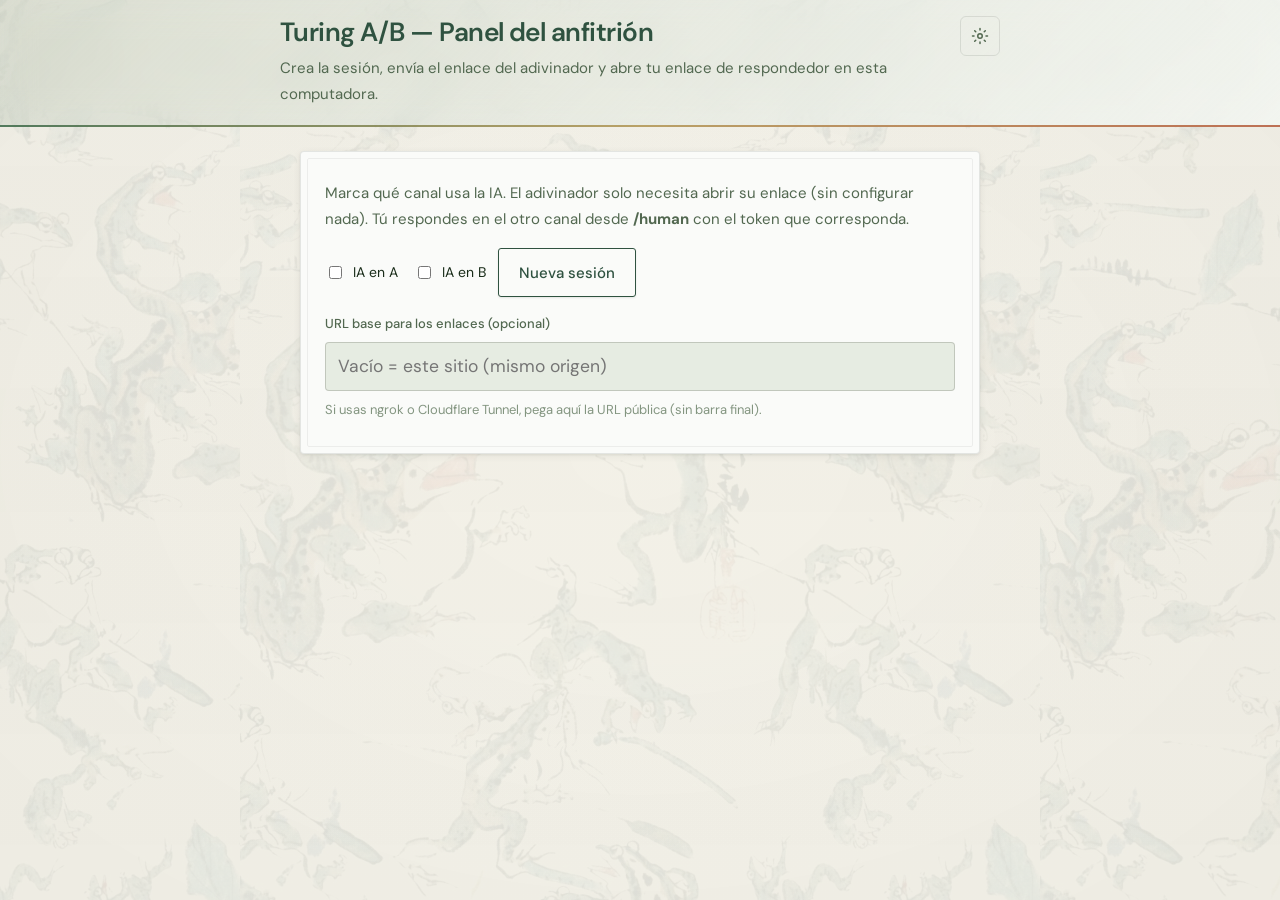
<file: static/index.html>
<!DOCTYPE html>
<html lang="es">
<head>
  <meta charset="utf-8" />
  <meta name="viewport" content="width=device-width, initial-scale=1" />
  <title>Turing A/B — Anfitrión</title>
  <link rel="preconnect" href="https://fonts.googleapis.com" />
  <link rel="preconnect" href="https://fonts.gstatic.com" crossorigin />
  <link
    href="https://fonts.googleapis.com/css2?family=DM+Sans:ital,opsz,wght@0,9..40,400;0,9..40,500;0,9..40,600;0,9..40,700;1,9..40,400&family=Noto+Sans+JP:wght@400;500;600&family=Noto+Serif+JP:wght@400;500&family=Shippori+Mincho:wght@400;500;600&display=swap"
    rel="stylesheet"
  />
  <link rel="stylesheet" href="/static/theme.css" />
</head>
<body class="turing-app turing-host">
  <header class="site-header">
    <div class="site-header__inner">
      <div class="site-header__titles">
        <h1>Turing A/B — Panel del anfitrión</h1>
        <p class="sub">Crea la sesión, envía el enlace del adivinador y abre tu enlace de respondedor en esta computadora.</p>
      </div>
      <button type="button" class="theme-toggle" id="theme-toggle" aria-label="Cambiar tema" title="Tema">
        <svg xmlns="http://www.w3.org/2000/svg" width="18" height="18" viewBox="0 0 24 24" fill="none" stroke="currentColor" stroke-width="2" stroke-linecap="round" aria-hidden="true">
          <circle cx="12" cy="12" r="3" />
          <path d="M12 2v2M12 20v2M4.93 4.93l1.41 1.41M17.66 17.66l1.41 1.41M2 12h2M20 12h2M4.93 19.07l1.41-1.41M17.66 6.34l1.41-1.41" />
        </svg>
      </button>
    </div>
  </header>
  <div class="site-wrap">
  <main class="site-main">
    <p id="err" class="err" hidden></p>

    <p class="setup-lead">
      Marca qué canal usa la IA. El adivinador solo necesita abrir su enlace (sin configurar nada).
      Tú respondes en el otro canal desde <strong>/human</strong> con el token que corresponda.
    </p>
    <div class="row" style="align-items: center;">
      <div class="checks">
        <label><input type="checkbox" id="aiA" /> IA en A</label>
        <label><input type="checkbox" id="aiB" /> IA en B</label>
      </div>
      <button type="button" id="btnNewSession">Nueva sesión</button>
    </div>
    <div class="field" style="margin-bottom: 0.5rem;">
      <label for="linkOrigin">URL base para los enlaces (opcional)</label>
      <input type="text" id="linkOrigin" placeholder="Vacío = este sitio (mismo origen)" />
    </div>
    <p class="hint">Si usas ngrok o Cloudflare Tunnel, pega aquí la URL pública (sin barra final).</p>

    <div id="sessionInfo" class="session-box" hidden></div>
  </main>
  </div>
  <script>
    const $ = (id) => document.getElementById(id);

    function linkOrigin() {
      const v = ($('linkOrigin').value || '').trim().replace(/\/$/, '');
      return v || window.location.origin;
    }

    async function copyText(text) {
      try {
        await navigator.clipboard.writeText(text);
        showErr('');
      } catch (_) {
        try {
          const ta = document.createElement('textarea');
          ta.value = text;
          ta.style.position = 'fixed';
          ta.style.left = '-9999px';
          document.body.appendChild(ta);
          ta.select();
          document.execCommand('copy');
          document.body.removeChild(ta);
          showErr('');
        } catch (e) {
          showErr('No se pudo copiar; copia el enlace a mano.');
        }
      }
    }

    function renderSessionLinks(data) {
      const origin = linkOrigin();
      const humanBase = origin + '/human?token=';
      const playBase = origin + '/play?t=';
      const urlGuesser = playBase + encodeURIComponent(data.guesser_token);
      const urlA = humanBase + encodeURIComponent(data.token_a);
      const urlB = humanBase + encodeURIComponent(data.token_b);
      const info = $('sessionInfo');
      info.hidden = false;
      info.replaceChildren();

      const sidDiv = document.createElement('div');
      const sidStrong = document.createElement('strong');
      sidStrong.textContent = 'session_id (referencia): ';
      sidDiv.appendChild(sidStrong);
      sidDiv.appendChild(document.createTextNode(data.session_id));
      info.appendChild(sidDiv);

      function addLinkRow(label, url, topMargin) {
        const h = document.createElement('div');
        h.style.marginTop = topMargin;
        const strong = document.createElement('strong');
        strong.textContent = label;
        h.appendChild(strong);
        info.appendChild(h);
        const row = document.createElement('div');
        row.className = 'link-row';
        const a = document.createElement('a');
        a.href = url;
        a.target = '_blank';
        a.rel = 'noopener';
        a.textContent = url;
        const btn = document.createElement('button');
        btn.type = 'button';
        btn.className = 'secondary copy-btn';
        btn.textContent = 'Copiar';
        btn.onclick = () => copyText(url);
        row.appendChild(a);
        row.appendChild(btn);
        info.appendChild(row);
      }

      const st = document.createElement('p');
      st.className = 'section-title';
      st.textContent = 'Enviar al adivinador';
      st.style.marginTop = '0.85rem';
      info.appendChild(st);
      addLinkRow('Enlace (solo abrir y chatear)', urlGuesser, '0.35rem');

      const needA = !data.ai_a;
      const needB = !data.ai_b;

      if (!needA && !needB) {
        const note = document.createElement('div');
        note.style.marginTop = '0.65rem';
        note.style.color = 'var(--text-muted)';
        note.textContent =
          'Los dos canales son IA: no necesitas enlace de humano. Cambia los checkboxes si vas a responder tú en un canal.';
        info.appendChild(note);
        return;
      }

      const sh = document.createElement('p');
      sh.className = 'section-title';
      sh.textContent = 'Abrir tú en esta computadora (respondedor)';
      info.appendChild(sh);

      let first = true;
      if (needA) {
        addLinkRow('Canal A (humano)', urlA, first ? '0.35rem' : '0.5rem');
        first = false;
      }
      if (needB) {
        addLinkRow('Canal B (humano)', urlB, first ? '0.35rem' : '0.5rem');
      }
    }

    function showErr(msg) {
      const el = $('err');
      if (!msg) { el.hidden = true; el.textContent = ''; return; }
      el.textContent = msg;
      el.hidden = false;
    }

    async function api(path, opts = {}) {
      const r = await fetch(path, {
        ...opts,
        headers: { 'Content-Type': 'application/json', ...(opts.headers || {}) },
      });
      const text = await r.text();
      let data = null;
      try { data = text ? JSON.parse(text) : null; } catch (_) {}
      if (!r.ok) {
        const d = (data && data.detail) ? (Array.isArray(data.detail) ? data.detail.map(x => x.msg).join('; ') : data.detail) : text;
        throw new Error(d || r.statusText);
      }
      return data;
    }

    $('btnNewSession').onclick = async () => {
      showErr('');
      $('btnNewSession').disabled = true;
      try {
        const data = await api('/session', {
          method: 'POST',
          body: JSON.stringify({ ai_a: $('aiA').checked, ai_b: $('aiB').checked }),
        });
        renderSessionLinks(data);
      } catch (e) {
        showErr(String(e.message || e));
      } finally {
        $('btnNewSession').disabled = false;
      }
    };
  </script>
  <script src="/static/assets/js/theme-switcher.js"></script>
</body>
</html>
</file>
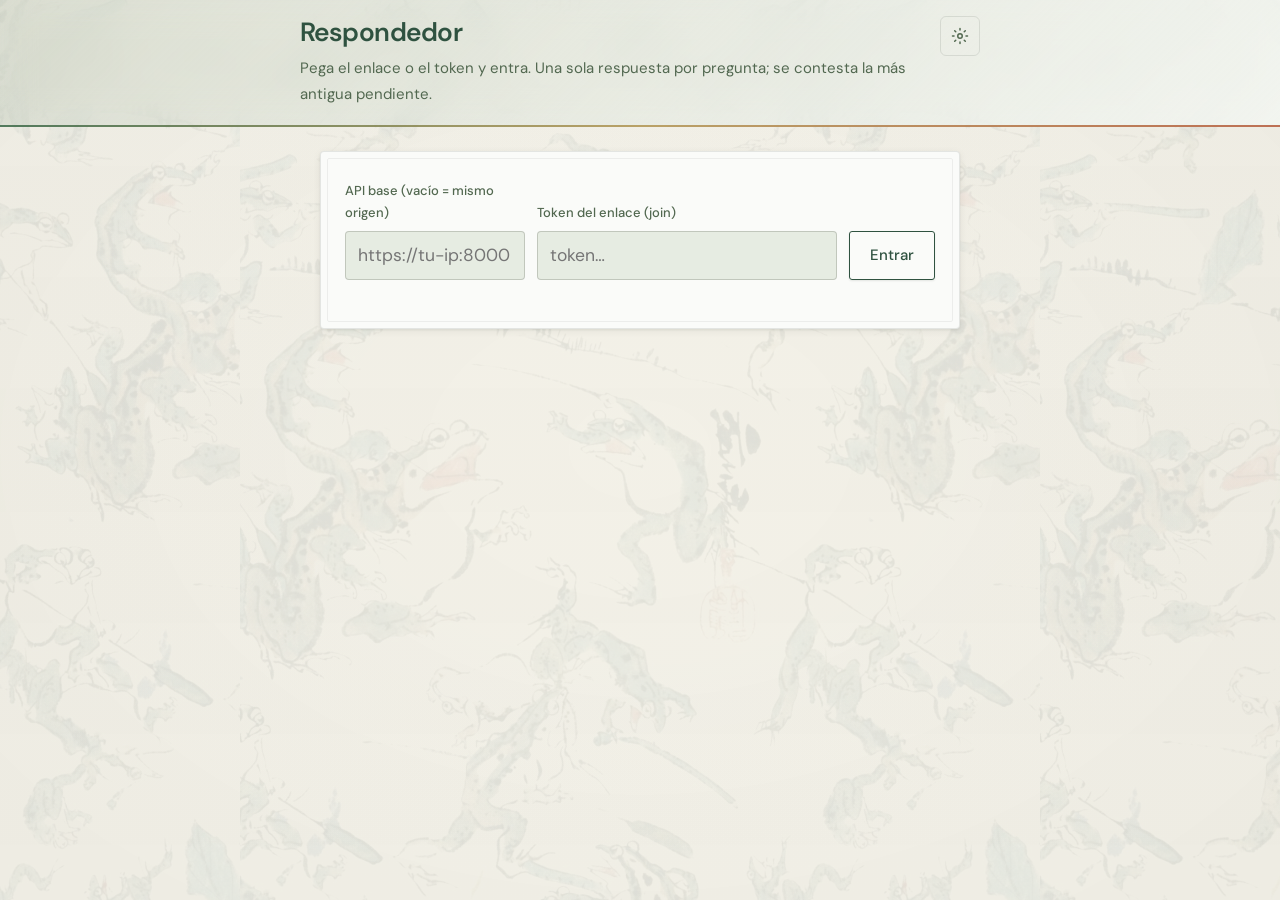
<file: static/human.html>
<!DOCTYPE html>
<html lang="es">
<head>
  <meta charset="utf-8" />
  <meta name="viewport" content="width=device-width, initial-scale=1" />
  <title>Turing A/B — Respondedor</title>
  <link rel="preconnect" href="https://fonts.googleapis.com" />
  <link rel="preconnect" href="https://fonts.gstatic.com" crossorigin />
  <link
    href="https://fonts.googleapis.com/css2?family=DM+Sans:ital,opsz,wght@0,9..40,400;0,9..40,500;0,9..40,600;0,9..40,700;1,9..40,400&family=Noto+Sans+JP:wght@400;500;600&family=Noto+Serif+JP:wght@400;500&family=Shippori+Mincho:wght@400;500;600&display=swap"
    rel="stylesheet"
  />
  <link rel="stylesheet" href="/static/theme.css" />
</head>
<body class="turing-app turing-human">
  <header class="site-header">
    <div class="site-header__inner">
      <div class="site-header__titles">
        <h1>Respondedor</h1>
        <span class="badge" id="status">Pega el enlace o el token y entra. Una sola respuesta por pregunta; se contesta la más antigua pendiente.</span>
      </div>
      <button type="button" class="theme-toggle" id="theme-toggle" aria-label="Cambiar tema" title="Tema">
        <svg xmlns="http://www.w3.org/2000/svg" width="18" height="18" viewBox="0 0 24 24" fill="none" stroke="currentColor" stroke-width="2" stroke-linecap="round" aria-hidden="true">
          <circle cx="12" cy="12" r="3" />
          <path d="M12 2v2M12 20v2M4.93 4.93l1.41 1.41M17.66 17.66l1.41 1.41M2 12h2M20 12h2M4.93 19.07l1.41-1.41M17.66 6.34l1.41-1.41" />
        </svg>
      </button>
    </div>
  </header>
  <div class="site-wrap">
  <main class="site-main">
    <div class="row" id="joinRow">
      <div class="field">
        <label for="apiBase">API base (vacío = mismo origen)</label>
        <input type="text" id="apiBase" placeholder="https://tu-ip:8000" />
      </div>
      <div class="field" style="flex:2">
        <label for="joinToken">Token del enlace (join)</label>
        <input type="text" id="joinToken" placeholder="token…" autocomplete="off" />
      </div>
      <button type="button" id="btnJoin">Entrar</button>
    </div>
    <p id="err" class="err" hidden></p>

    <div id="chatPanel" hidden>
      <div class="msgs" id="msgs"></div>
      <label for="reply">Tu respuesta</label>
      <textarea id="reply" placeholder="Escribe y envía…"></textarea>
      <div class="row" style="margin-top:0.5rem">
        <button type="button" id="btnSend">Enviar respuesta</button>
      </div>
    </div>
  </main>
  </div>
  <script>
    const $ = (id) => document.getElementById(id);
    const apiBase = () => ($('apiBase').value || '').replace(/\/$/, '');

    let sessionId = null;
    let channel = null;
    let responderToken = null;
    let lastId = 0;
    let pollTimer = null;

    const params = new URLSearchParams(window.location.search);
    const tokenFromUrl = params.get('token');
    if (tokenFromUrl) $('joinToken').value = tokenFromUrl;

    function showErr(msg) {
      const el = $('err');
      if (!msg) { el.hidden = true; el.textContent = ''; return; }
      el.textContent = msg;
      el.hidden = false;
    }

    async function api(path, opts = {}) {
      const url = (apiBase() || '') + path;
      const r = await fetch(url, {
        ...opts,
        headers: { 'Content-Type': 'application/json', ...(opts.headers || {}) },
      });
      const text = await r.text();
      let data = null;
      try { data = text ? JSON.parse(text) : null; } catch (_) {}
      if (!r.ok) {
        const d = (data && data.detail) ? (Array.isArray(data.detail) ? data.detail.map(x => x.msg).join('; ') : data.detail) : text;
        throw new Error(d || r.statusText);
      }
      return data;
    }

    function esc(s) {
      return s.replace(/&/g,'&amp;').replace(/</g,'&lt;').replace(/>/g,'&gt;');
    }

    function appendMessage(m) {
      const box = $('msgs');
      const role = m.role === 'guesser' ? 'Adivinador' : 'Tú';
      const cls = m.role === 'guesser' ? 'guesser' : 'responder';
      const div = document.createElement('div');
      div.className = 'bubble ' + cls;
      div.innerHTML = '<div class="meta">' + role + '</div>' + esc(m.content);
      box.appendChild(div);
      box.scrollTop = box.scrollHeight;
    }

    async function poll() {
      if (!sessionId || !channel) return;
      const q = `/messages?session_id=${encodeURIComponent(sessionId)}&channel=${channel}&since_id=${lastId}`;
      try {
        const list = await api(q);
        for (const m of list) {
          appendMessage(m);
          lastId = m.id;
        }
      } catch (e) {
        showErr(String(e.message || e));
      }
    }

    function startPoll() {
      if (pollTimer) clearInterval(pollTimer);
      pollTimer = setInterval(poll, 1500);
      poll();
    }

    $('btnJoin').onclick = async () => {
      showErr('');
      const tok = $('joinToken').value.trim();
      if (!tok) { showErr('Falta el token'); return; }
      try {
        const data = await api('/human/join', {
          method: 'POST',
          body: JSON.stringify({ token: tok }),
        });
        sessionId = data.session_id;
        channel = data.channel;
        responderToken = data.responder_token;
        lastId = 0;
        $('msgs').innerHTML = '';
        $('status').textContent = 'Canal ' + channel + ' · session ' + sessionId.slice(0, 8) + '…';
        $('joinRow').hidden = true;
        $('chatPanel').hidden = false;
        startPoll();
      } catch (e) {
        showErr(String(e.message || e));
      }
    };

    $('btnSend').onclick = async () => {
      const text = $('reply').value.trim();
      if (!responderToken || !text) return;
      showErr('');
      try {
        await api('/human/reply', {
          method: 'POST',
          body: JSON.stringify({ responder_token: responderToken, content: text }),
        });
        $('reply').value = '';
        await poll();
      } catch (e) {
        showErr(String(e.message || e));
      }
    };
  </script>
  <script src="/static/assets/js/theme-switcher.js"></script>
</body>
</html>
</file>
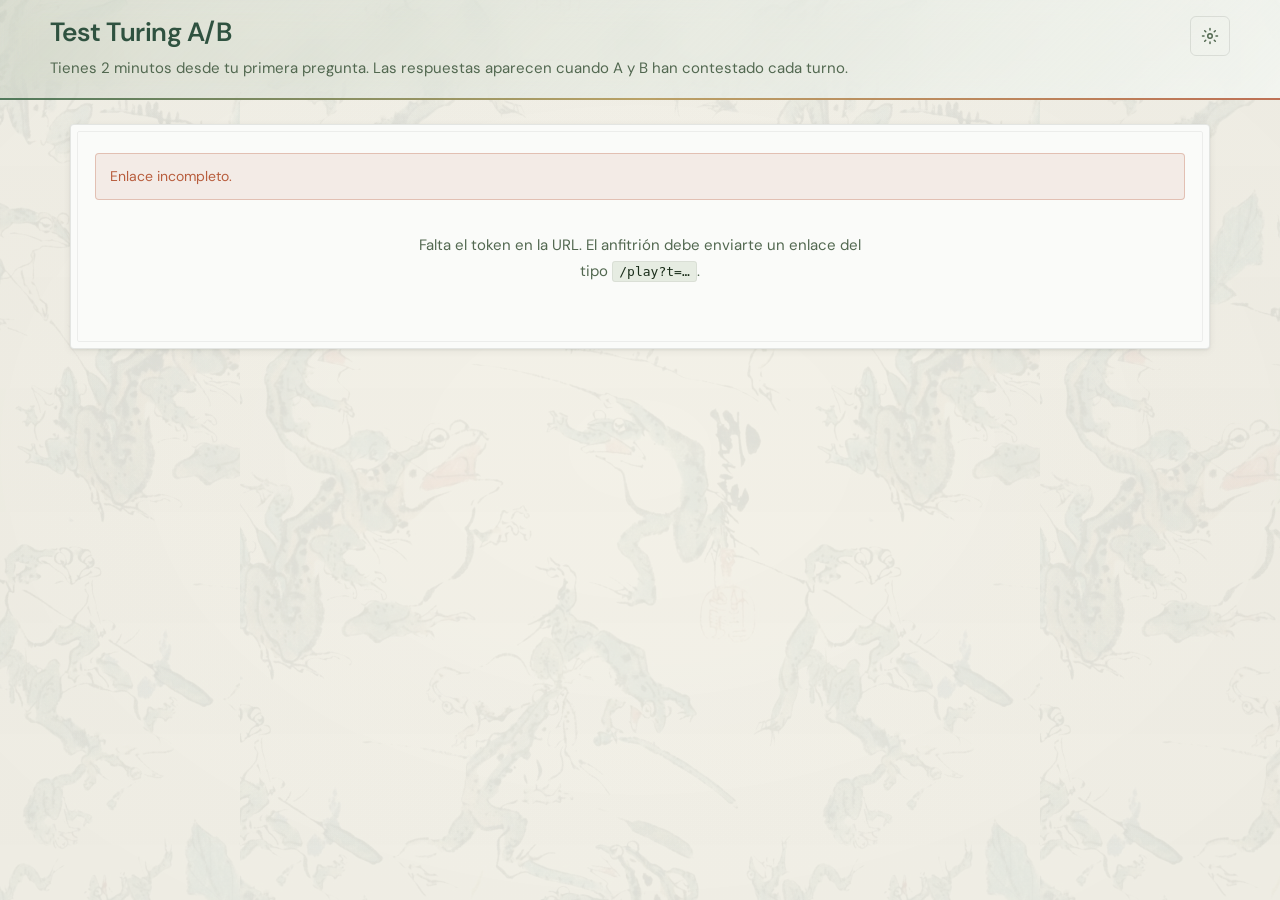
<file: static/play.html>
<!DOCTYPE html>
<html lang="es">
<head>
  <meta charset="utf-8" />
  <meta name="viewport" content="width=device-width, initial-scale=1" />
  <title>Turing A/B — Adivinador</title>
  <link rel="preconnect" href="https://fonts.googleapis.com" />
  <link rel="preconnect" href="https://fonts.gstatic.com" crossorigin />
  <link
    href="https://fonts.googleapis.com/css2?family=DM+Sans:ital,opsz,wght@0,9..40,400;0,9..40,500;0,9..40,600;0,9..40,700;1,9..40,400&family=Noto+Sans+JP:wght@400;500;600&family=Noto+Serif+JP:wght@400;500&family=Shippori+Mincho:wght@400;500;600&display=swap"
    rel="stylesheet"
  />
  <link rel="stylesheet" href="/static/theme.css" />
</head>
<body class="turing-app turing-play">
  <header class="site-header">
    <div class="site-header__inner">
      <div class="site-header__titles">
        <h1>Test Turing A/B</h1>
        <p class="sub">Tienes 2 minutos desde tu primera pregunta. Las respuestas aparecen cuando A y B han contestado cada turno.</p>
      </div>
      <button type="button" class="theme-toggle" id="theme-toggle" aria-label="Cambiar tema" title="Tema">
        <svg xmlns="http://www.w3.org/2000/svg" width="18" height="18" viewBox="0 0 24 24" fill="none" stroke="currentColor" stroke-width="2" stroke-linecap="round" aria-hidden="true">
          <circle cx="12" cy="12" r="3" />
          <path d="M12 2v2M12 20v2M4.93 4.93l1.41 1.41M17.66 17.66l1.41 1.41M2 12h2M20 12h2M4.93 19.07l1.41-1.41M17.66 6.34l1.41-1.41" />
        </svg>
      </button>
    </div>
  </header>
  <div class="site-wrap">
  <main class="site-main">
    <p id="err" class="err" hidden></p>

    <section id="viewGate" class="view active">
      <div class="gate">
        <p id="gateMsg">Comprobando enlace…</p>
      </div>
    </section>

    <section id="viewChat" class="view">
      <div id="timerBar" class="timer-bar">Sincronizando…</div>

      <div class="chats">
        <div class="chat">
          <h2>Conversación A</h2>
          <div class="msgs" id="msgsA"></div>
        </div>
        <div class="chat">
          <h2>Conversación B</h2>
          <div class="msgs" id="msgsB"></div>
        </div>
      </div>

      <div id="composerRow" class="row">
        <div class="field" style="flex: 2;">
          <label for="msg">Tu mensaje (se envía a A y B)</label>
          <textarea id="msg" placeholder="Escribe tu mensaje…"></textarea>
        </div>
        <button type="button" id="btnSend" disabled>Enviar</button>
      </div>

      <div id="pickPanel" class="pick-panel" hidden aria-live="polite">
        <h2 class="pick-title">¿En qué conversación crees que está la IA?</h2>
        <div class="pick-actions">
          <button type="button" class="secondary" id="pickAIinA">La IA está en A</button>
          <button type="button" class="secondary" id="pickAIinB">La IA está en B</button>
        </div>
      </div>
    </section>

    <section id="viewResult" class="view-fullscreen" aria-live="polite">
      <div id="resultBox" class="result-screen">
        <h2 id="resultTitle"></h2>
        <p id="resultDetail"></p>
      </div>
    </section>
  </main>
  </div>
  <script>
    const $ = (id) => document.getElementById(id);

    const params = new URLSearchParams(window.location.search);
    const guesserToken = (params.get('t') || params.get('token') || '').trim();

    let sessionId = null;
    let lastA = 0, lastB = 0;
    let pollTimer = null;
    let statusTimer = null;
    let serverSkewMs = 0;
    const seenMessageIds = new Set();
    let pollBusy = false;

    function showView(name) {
      $('viewGate').classList.toggle('active', name === 'gate');
      const chatOn = name === 'chat' || name === 'pick';
      $('viewChat').classList.toggle('active', chatOn);
      $('viewChat').classList.toggle('pick-open', name === 'pick');
      $('viewResult').classList.toggle('active', name === 'result');
      const pickPanel = $('pickPanel');
      if (pickPanel) {
        pickPanel.hidden = name !== 'pick';
      }
      const composer = $('composerRow');
      if (composer) {
        composer.hidden = name === 'pick';
      }
    }

    function showErr(msg) {
      const el = $('err');
      if (!msg) { el.hidden = true; el.textContent = ''; return; }
      el.textContent = msg;
      el.hidden = false;
    }

    async function api(path, opts = {}) {
      const r = await fetch(path, {
        ...opts,
        headers: { 'Content-Type': 'application/json', ...(opts.headers || {}) },
      });
      const text = await r.text();
      let data = null;
      try { data = text ? JSON.parse(text) : null; } catch (_) {}
      if (!r.ok) {
        const d = (data && data.detail) ? (Array.isArray(data.detail) ? data.detail.map(x => x.msg).join('; ') : data.detail) : text;
        throw new Error(d || r.statusText);
      }
      return data;
    }

    function esc(s) {
      return s.replace(/&/g,'&amp;').replace(/</g,'&lt;').replace(/>/g,'&gt;');
    }

    function appendMessage(container, m) {
      if (seenMessageIds.has(m.id)) return;
      seenMessageIds.add(m.id);
      const role = m.role === 'guesser' ? 'Tú' : 'Respuesta';
      const cls = m.role === 'guesser' ? 'guesser' : 'responder';
      const div = document.createElement('div');
      div.className = 'bubble ' + cls;
      div.dataset.msgId = String(m.id);
      div.innerHTML = '<div class="meta">' + role + '</div>' + esc(m.content);
      container.appendChild(div);
      container.scrollTop = container.scrollHeight;
    }

    function applyStatus(st) {
      serverSkewMs = Date.parse(st.server_now) - Date.now();
      const bar = $('timerBar');
      bar.hidden = false;
      bar.classList.remove('done');

      if (!st.guess_unlock_at) {
        bar.innerHTML =
          'El temporizador de <strong>2 minutos</strong> empieza cuando envíes tu <strong>primera pregunta</strong>.';
        $('btnSend').disabled = false;
        return;
      }

      const unlockMs = Date.parse(st.guess_unlock_at);
      const now = Date.now() + serverSkewMs;
      const left = Math.max(0, unlockMs - now);
      if (left > 0) {
        const sec = Math.ceil(left / 1000);
        const m = Math.floor(sec / 60);
        const s = sec % 60;
        bar.innerHTML =
          'Tiempo restante: <strong>' + m + ':' + String(s).padStart(2, '0') + '</strong>. ' +
          'Las respuestas se muestran cuando <strong>ambos</strong> canales han contestado.';
        $('btnSend').disabled = false;
      } else {
        bar.classList.add('done');
        bar.innerHTML = '<strong>Tiempo agotado.</strong> Elige en qué conversación está la IA.';
        $('btnSend').disabled = true;
        stopPoll();
        showView('pick');
        const pp = $('pickPanel');
        if (pp) requestAnimationFrame(() => pp.scrollIntoView({ behavior: 'smooth', block: 'nearest' }));
      }
    }

    async function pollStatus() {
      if (!sessionId) return;
      try {
        const st = await api(`/session/status?session_id=${encodeURIComponent(sessionId)}`);
        if (st.guess_submitted) {
          stopPoll();
          return;
        }
        applyStatus(st);
      } catch (e) {
        showErr(String(e.message || e));
      }
    }

    function stopPoll() {
      if (pollTimer) clearInterval(pollTimer);
      if (statusTimer) clearInterval(statusTimer);
      pollTimer = null;
      statusTimer = null;
    }

    async function poll() {
      if (!sessionId || pollBusy) return;
      pollBusy = true;
      const base = `/messages?session_id=${encodeURIComponent(sessionId)}&guesser_sync=true`;
      try {
        const [aNew, bNew] = await Promise.all([
          api(`${base}&channel=A&since_id=${lastA}`),
          api(`${base}&channel=B&since_id=${lastB}`),
        ]);
        const boxA = $('msgsA');
        const boxB = $('msgsB');
        for (const m of aNew) {
          appendMessage(boxA, m);
          lastA = m.id;
        }
        for (const m of bNew) {
          appendMessage(boxB, m);
          lastB = m.id;
        }
      } catch (e) {
        showErr(String(e.message || e));
      } finally {
        pollBusy = false;
      }
    }

    function startPoll() {
      stopPoll();
      pollTimer = setInterval(poll, 1500);
      statusTimer = setInterval(pollStatus, 1000);
      poll();
      pollStatus();
    }

    function showResult(res) {
      const box = $('resultBox');
      const title = $('resultTitle');
      const detail = $('resultDetail');
      box.classList.remove('ok', 'bad', 'neutral');
      if (res.scored) {
        if (res.was_correct) {
          box.classList.add('ok');
          title.textContent = 'Correcto';
          detail.textContent = 'Tu elección coincide con la configuración de esta sesión.';
        } else {
          box.classList.add('bad');
          title.textContent = 'Incorrecto';
          detail.textContent = 'No era la opción correcta para esta ronda.';
        }
      } else {
        box.classList.add('neutral');
        title.textContent = 'Elección registrada';
        detail.textContent = 'En esta sesión no hay puntuación de acierto (por ejemplo, dos modelos o dos humanos sin criterio único).';
      }
      showView('result');
    }

    async function sendGuess(thinkAiIn) {
      if (!sessionId) return;
      showErr('');
      try {
        const res = await api('/guess', {
          method: 'POST',
          body: JSON.stringify({ session_id: sessionId, think_ai_in: thinkAiIn }),
        });
        stopPoll();
        $('pickAIinA').disabled = true;
        $('pickAIinB').disabled = true;
        showResult(res);
      } catch (e) {
        showErr(String(e.message || e));
        $('pickAIinA').disabled = false;
        $('pickAIinB').disabled = false;
      }
    }

    $('pickAIinA').onclick = () => sendGuess('A');
    $('pickAIinB').onclick = () => sendGuess('B');

    $('btnSend').onclick = async () => {
      const text = $('msg').value.trim();
      if (!sessionId || !text) return;
      const btn = $('btnSend');
      if (btn.disabled) return;
      showErr('');
      btn.disabled = true;
      try {
        await api('/message', {
          method: 'POST',
          body: JSON.stringify({ session_id: sessionId, content: text }),
        });
        $('msg').value = '';
        await poll();
        await pollStatus();
      } catch (e) {
        showErr(String(e.message || e));
      } finally {
        if (!$('timerBar').classList.contains('done')) btn.disabled = false;
      }
    };

    (async function boot() {
      if (!guesserToken) {
        $('gateMsg').innerHTML =
          'Falta el token en la URL. El anfitrión debe enviarte un enlace del tipo ' +
          '<code>/play?t=…</code>.';
        showErr('Enlace incompleto.');
        return;
      }
      try {
        const res = await api(
          '/session/resolve-guesser?token=' + encodeURIComponent(guesserToken)
        );
        sessionId = res.session_id;
        showErr('');
        $('gateMsg').textContent = '';
        showView('chat');
        $('timerBar').hidden = false;
        startPoll();
      } catch (e) {
        $('gateMsg').textContent = String(e.message || e);
        showErr(String(e.message || e));
      }
    })();
  </script>
  <script src="/static/assets/js/theme-switcher.js"></script>
</body>
</html>
</file>
<file: static/theme.css>
/*
  Turing A/B — tema de interfaz (fuentes PT Sans, fondos, variables CSS).
  Assets: /static/assets/
*/

@font-face {
  font-family: "PT Sans";
  src: local("PT Sans"), local("PTSans-Regular"),
    url("/static/assets/fonts/PTSans-Regular.woff") format("woff");
  font-weight: normal;
  font-style: normal;
  font-display: swap;
}

@font-face {
  font-family: "PT Sans";
  src: local("PT Sans Bold"), local("PTSans-Bold"),
    url("/static/assets/fonts/PTSans-Bold.woff") format("woff");
  font-weight: bold;
  font-style: normal;
  font-display: swap;
}

/* Variables de tema (por defecto: forest) */
:root {
  --bg-paper: #f5f7f4;
  --bg-primary: #f2f5f0;
  --bg-secondary: #e6ece2;
  --bg-elevated: #fafbf9;
  --bg-accent: #d9e3d4;
  --bg-overlay: rgba(242, 245, 240, 0.92);

  --text-primary: #1a2d1a;
  --text-secondary: #2d3d2a;
  --text-tertiary: #526850;
  --text-muted: #839580;

  --accent-indigo: #2f5240;
  --accent-vermillion: #b85d3d;
  --accent-moss: #3d6b4a;
  --accent-gold: #b59855;
  --accent-deep: #1a3020;

  --accent-primary: var(--accent-indigo);
  --accent-secondary: var(--accent-vermillion);
  --accent-tertiary: var(--accent-moss);

  --border-light: rgba(22, 29, 20, 0.06);
  --border-subtle: rgba(22, 29, 20, 0.1);
  --border-strong: rgba(22, 29, 20, 0.18);
  --border-accent: var(--accent-indigo);

  --shadow-xs: 0 1px 3px rgba(22, 29, 20, 0.04), 0 1px 2px rgba(22, 29, 20, 0.06);
  --shadow-sm: 0 2px 8px rgba(22, 29, 20, 0.06), 0 1px 3px rgba(22, 29, 20, 0.08);
  --shadow-md: 0 4px 20px rgba(22, 29, 20, 0.08), 0 2px 6px rgba(22, 29, 20, 0.06);
  --shadow-lg: 0 8px 40px rgba(22, 29, 20, 0.1), 0 4px 12px rgba(22, 29, 20, 0.06);
  --shadow-inset: inset 0 1px 3px rgba(22, 29, 20, 0.06);

  --focus-ring: 0 0 0 3px rgba(47, 82, 64, 0.25);

  --stamp-color: var(--accent-vermillion);
  --wave-color: var(--accent-indigo);
  --pattern-opacity: 0.5;

  --font-sans: "DM Sans", "Noto Sans JP", "PT Sans", system-ui, -apple-system, sans-serif;
  --font-display: "Shippori Mincho", "Noto Serif JP", "Hiragino Mincho ProN", serif;
  --font-mono: ui-monospace, "SFMono-Regular", "SF Mono", Menlo, Consolas, monospace;

  --transition-fast: 0.2s ease;
  --transition-speed: 0.35s cubic-bezier(0.4, 0, 0.2, 1);

  --content-max: 720px;
}

html[data-theme="wave"] {
  --bg-paper: #f5f8fa;
  --bg-primary: #f0f4f7;
  --bg-secondary: #e4eaf0;
  --bg-elevated: #fafcfd;
  --bg-accent: #d8e2eb;
  --bg-overlay: rgba(240, 244, 247, 0.92);

  --text-primary: #0d1b24;
  --text-secondary: #1e3344;
  --text-tertiary: #4a6275;
  --text-muted: #7a91a5;

  --accent-indigo: #1b4b6e;
  --accent-vermillion: #d4623a;
  --accent-moss: #2b5d4e;
  --accent-gold: #c4a155;
  --accent-deep: #0f2d42;

  --accent-primary: var(--accent-indigo);
  --accent-secondary: var(--accent-vermillion);
  --accent-tertiary: var(--accent-moss);

  --border-light: rgba(13, 27, 36, 0.05);
  --border-subtle: rgba(13, 27, 36, 0.08);
  --border-strong: rgba(13, 27, 36, 0.15);

  --pattern-opacity: 0.45;
}

html[data-theme="sakura"] {
  --bg-paper: #fbf8f5;
  --bg-primary: #f9f5f1;
  --bg-secondary: #f2ebe4;
  --bg-elevated: #fdfcfa;
  --bg-accent: #ebe1d8;
  --bg-overlay: rgba(249, 245, 241, 0.92);

  --text-primary: #241d19;
  --text-secondary: #4a3f36;
  --text-tertiary: #7a6d62;
  --text-muted: #a89d92;

  --accent-indigo: #6b4a5c;
  --accent-vermillion: #d67d6a;
  --accent-moss: #5b7d6d;
  --accent-gold: #c9a86a;
  --accent-deep: #4a3040;

  --accent-primary: var(--accent-indigo);
  --accent-secondary: var(--accent-vermillion);
  --accent-tertiary: var(--accent-moss);

  --border-light: rgba(36, 29, 25, 0.05);
  --border-subtle: rgba(36, 29, 25, 0.08);
  --border-strong: rgba(36, 29, 25, 0.15);

  --focus-ring: 0 0 0 3px rgba(107, 74, 92, 0.28);
  --pattern-opacity: 0.5;
}

html[data-theme="forest"] {
  --bg-paper: #f5f7f4;
  --bg-primary: #f2f5f0;
  --bg-secondary: #e6ece2;
  --bg-elevated: #fafbf9;
  --bg-accent: #d9e3d4;
  --bg-overlay: rgba(242, 245, 240, 0.92);

  --text-primary: #141d14;
  --text-secondary: #2d3d2a;
  --text-tertiary: #526850;
  --text-muted: #839580;

  --accent-indigo: #2f5240;
  --accent-vermillion: #b85d3d;
  --accent-moss: #3d6b4a;
  --accent-gold: #b59855;
  --accent-deep: #1a3020;

  --accent-primary: var(--accent-indigo);
  --accent-secondary: var(--accent-vermillion);
  --accent-tertiary: var(--accent-moss);

  --border-light: rgba(20, 29, 20, 0.05);
  --border-subtle: rgba(20, 29, 20, 0.08);
  --border-strong: rgba(20, 29, 20, 0.15);

  --pattern-opacity: 0.5;
}

html[data-theme="night"] {
  color-scheme: dark;
  --bg-paper: #141210;
  --bg-primary: #181614;
  --bg-secondary: #1e1c1a;
  --bg-elevated: #242220;
  --bg-accent: #2a2826;
  --bg-overlay: rgba(24, 22, 20, 0.95);

  --text-primary: #f2efe9;
  --text-secondary: #ccc7be;
  --text-tertiary: #9a958c;
  --text-muted: #6b6660;

  --accent-indigo: #6b9db8;
  --accent-vermillion: #e88b6a;
  --accent-moss: #6baa8a;
  --accent-gold: #d4b86a;
  --accent-deep: #4a7a9a;

  --accent-primary: var(--accent-indigo);
  --accent-secondary: var(--accent-vermillion);
  --accent-tertiary: var(--accent-moss);

  --border-light: rgba(242, 239, 233, 0.04);
  --border-subtle: rgba(242, 239, 233, 0.08);
  --border-strong: rgba(242, 239, 233, 0.15);

  --shadow-xs: 0 1px 3px rgba(0, 0, 0, 0.2), 0 1px 2px rgba(0, 0, 0, 0.3);
  --shadow-sm: 0 2px 8px rgba(0, 0, 0, 0.25), 0 1px 3px rgba(0, 0, 0, 0.35);
  --shadow-md: 0 4px 20px rgba(0, 0, 0, 0.3), 0 2px 6px rgba(0, 0, 0, 0.25);
  --shadow-lg: 0 8px 40px rgba(0, 0, 0, 0.35), 0 4px 12px rgba(0, 0, 0, 0.25);

  --focus-ring: 0 0 0 3px rgba(107, 157, 184, 0.35);
  --pattern-opacity: 0.25;
}

body.turing-host {
  --content-max: 720px;
}
body.turing-play {
  --content-max: 1180px;
}
body.turing-human {
  --content-max: 680px;
}

*,
*::before,
*::after {
  box-sizing: border-box;
}

html {
  scroll-behavior: smooth;
}

@media (prefers-reduced-motion: reduce) {
  html {
    scroll-behavior: auto;
  }
}

/* Capas de fondo y textura */
body.turing-app {
  display: flex;
  flex-direction: column;
  margin: 0;
  min-height: 100vh;
  background: var(--bg-paper);
  color: var(--text-primary);
  font-family: var(--font-sans);
  font-size: calc(1rem + 0.12vw);
  font-weight: 400;
  line-height: 1.75;
  -webkit-text-size-adjust: 100%;
  -webkit-font-smoothing: antialiased;
  -moz-osx-font-smoothing: grayscale;
  position: relative;
  overflow-x: hidden;
  transition: background-color var(--transition-speed), color var(--transition-speed);
}

body.turing-app::before {
  content: "";
  position: fixed;
  inset: 0;
  background-image: url("/static/assets/img/frogwallpaper1.jpg");
  background-size: 800px auto;
  background-position: center top;
  background-repeat: repeat;
  background-attachment: fixed;
  opacity: calc(var(--pattern-opacity) * 0.38);
  pointer-events: none;
  z-index: -3;
  filter: sepia(0.05) contrast(0.98);
}

html[data-theme="night"] body.turing-app::before {
  opacity: calc(var(--pattern-opacity) * 0.5);
  filter: invert(1) brightness(0.6) sepia(0.2);
}

body.turing-app::after {
  content: "";
  position: fixed;
  inset: 0;
  background: radial-gradient(ellipse at center, transparent 0%, rgba(0, 0, 0, 0.03) 100%),
    linear-gradient(180deg, transparent 0%, rgba(139, 119, 101, 0.02) 50%, transparent 100%);
  pointer-events: none;
  z-index: -2;
}

html[data-theme="night"] body.turing-app::after {
  background: radial-gradient(ellipse at center, transparent 0%, rgba(0, 0, 0, 0.15) 100%);
}

::selection {
  background: var(--accent-primary);
  color: #fff;
}

.site-wrap {
  margin: 0 auto;
  width: 100%;
  max-width: var(--content-max);
  padding: 1.25rem 1rem 2.75rem;
}

@media (min-width: 32em) {
  .site-wrap {
    padding: 1.5rem 1.25rem 3rem;
  }
}

/* Cabecera */
.site-header {
  position: sticky;
  top: 0;
  z-index: 100;
  width: 100%;
  display: flex;
  align-items: center;
  justify-content: center;
  padding: 1rem 1rem 1.1rem;
  background: linear-gradient(135deg, rgba(61, 107, 74, 0.1), var(--bg-overlay));
  backdrop-filter: blur(16px) saturate(1.2);
  -webkit-backdrop-filter: blur(16px) saturate(1.2);
  border-bottom: 2px solid var(--border-subtle);
  transition: background-color var(--transition-speed), border-color var(--transition-speed),
    box-shadow var(--transition-speed);
}

.site-header::before {
  content: "";
  position: absolute;
  bottom: -2px;
  left: 0;
  right: 0;
  height: 2px;
  background: linear-gradient(
    90deg,
    var(--accent-moss),
    var(--accent-gold),
    var(--accent-vermillion)
  );
  opacity: 0.85;
  pointer-events: none;
}

.site-header.scrolled {
  box-shadow: var(--shadow-sm);
  background: linear-gradient(135deg, rgba(61, 107, 74, 0.15), var(--bg-overlay));
}

html[data-theme="night"] .site-header {
  background: linear-gradient(135deg, rgba(107, 170, 138, 0.12), var(--bg-overlay));
}

html[data-theme="night"] .site-header.scrolled {
  background: linear-gradient(135deg, rgba(107, 170, 138, 0.18), var(--bg-overlay));
}

.site-header__inner {
  max-width: var(--content-max);
  margin: 0 auto;
  width: 100%;
  display: flex;
  align-items: flex-start;
  justify-content: space-between;
  gap: 1rem;
}

.site-header__titles {
  flex: 1;
  min-width: 0;
}

.site-header h1 {
  margin: 0 0 0.35rem;
  font-family: var(--font-sans);
  font-size: clamp(1.2rem, 2.2vw, 1.65rem);
  font-weight: 600;
  letter-spacing: -0.02em;
  line-height: 1.25;
  color: var(--accent-indigo);
}

.site-header .sub,
.site-header .badge {
  margin: 0;
  font-size: 0.9375rem;
  color: var(--text-tertiary);
  font-weight: 400;
  display: block;
}

.site-header .badge {
  margin-top: 0.35rem;
}

/* Botón de tema */
.theme-toggle {
  display: flex;
  align-items: center;
  justify-content: center;
  width: 40px;
  height: 40px;
  padding: 0;
  flex-shrink: 0;
  background: transparent;
  border: 1px solid var(--border-subtle);
  border-radius: 6px;
  cursor: pointer;
  color: var(--text-tertiary);
  transition: all var(--transition-fast);
}

.theme-toggle:hover {
  background: var(--bg-secondary);
  border-color: var(--accent-primary);
  color: var(--accent-primary);
}

.theme-toggle:focus-visible {
  outline: none;
  box-shadow: var(--focus-ring);
}

.theme-toggle svg {
  width: 18px;
  height: 18px;
  display: block;
}

/* Panel principal (.frame) */
.site-main {
  position: relative;
  padding: 1.75rem 1.5rem 2rem;
  background: var(--bg-elevated);
  border: 1px solid var(--border-subtle);
  border-radius: 4px;
  box-shadow: var(--shadow-sm);
}

.site-main::before {
  content: "";
  position: absolute;
  top: 6px;
  left: 6px;
  right: 6px;
  bottom: 6px;
  border: 1px solid var(--border-light);
  border-radius: 2px;
  pointer-events: none;
  z-index: 0;
}

.site-main > * {
  position: relative;
  z-index: 1;
}

label {
  display: block;
  font-size: 0.8125rem;
  font-weight: 500;
  color: var(--text-tertiary);
  margin-bottom: 6px;
}

input[type="text"],
textarea {
  width: 100%;
  padding: 8px 12px;
  font: inherit;
  color: var(--text-primary);
  background: var(--bg-secondary);
  border: 1px solid var(--border-strong);
  border-radius: 4px;
  transition: border-color var(--transition-fast), box-shadow var(--transition-fast);
}

input[type="text"]:focus,
textarea:focus {
  outline: none;
  border-color: var(--accent-primary);
  box-shadow: var(--focus-ring);
}

textarea {
  min-height: 72px;
  resize: vertical;
}

.row {
  display: flex;
  flex-wrap: wrap;
  gap: 12px;
  align-items: flex-end;
  margin-bottom: 16px;
}

.field {
  flex: 1;
  min-width: 180px;
}

/* —— Botones estilo ukiyo (sin ::before: el texto suelto del <button> quedaba tapado) —— */
button:not(.theme-toggle) {
  font: inherit;
  font-weight: 500;
  font-size: 0.9375rem;
  padding: 0.65rem 1.25rem;
  border-radius: 3px;
  cursor: pointer;
  position: relative;
  border: 1px solid var(--accent-primary);
  background: var(--bg-elevated);
  color: var(--accent-primary);
  text-decoration: none;
  transition: transform var(--transition-fast), box-shadow var(--transition-fast),
    color var(--transition-fast), border-color var(--transition-fast),
    background-color var(--transition-fast);
  box-shadow: var(--shadow-xs);
}

button:not(.theme-toggle):hover:not(:disabled) {
  background: var(--accent-primary);
  color: #fff;
  border-color: var(--accent-primary);
  transform: translateY(-2px);
  box-shadow: var(--shadow-md);
}

button:not(.theme-toggle):focus-visible {
  outline: none;
  box-shadow: var(--focus-ring);
}

button:not(.theme-toggle).secondary {
  border-color: var(--accent-secondary);
  color: var(--accent-secondary);
}

button:not(.theme-toggle).secondary:hover:not(:disabled) {
  background: var(--accent-secondary);
  color: #fff;
  border-color: var(--accent-secondary);
}

button:not(.theme-toggle):disabled {
  opacity: 0.5;
  cursor: not-allowed;
  transform: none;
  box-shadow: var(--shadow-xs);
}

.err {
  color: var(--accent-secondary);
  font-size: 0.875rem;
  margin: 0 0 16px;
  padding: 10px 14px;
  background: color-mix(in srgb, var(--accent-secondary) 10%, var(--bg-elevated));
  border: 1px solid color-mix(in srgb, var(--accent-secondary) 30%, transparent);
  border-radius: 4px;
}

.checks {
  display: flex;
  gap: 16px;
  flex-wrap: wrap;
  align-items: center;
}

.checks label {
  display: flex;
  align-items: center;
  gap: 8px;
  margin: 0;
  color: var(--text-primary);
  font-size: 0.875rem;
  font-weight: 400;
}

.session-box {
  background: var(--bg-secondary);
  border: 1px solid var(--border-subtle);
  border-radius: 4px;
  padding: 14px 16px;
  margin: 16px 0;
  font-size: 0.875rem;
  word-break: break-all;
  box-shadow: var(--shadow-xs);
}

.session-box a {
  color: var(--accent-primary);
  text-decoration: none;
  font-weight: 500;
}

.session-box a:hover {
  color: var(--accent-secondary);
  text-decoration: underline;
}

.setup-lead {
  color: var(--text-tertiary);
  margin: 0 0 16px;
  font-size: 0.9375rem;
}

.link-row {
  display: flex;
  flex-wrap: wrap;
  align-items: center;
  gap: 8px;
  margin: 8px 0;
}

.link-row a {
  flex: 1;
  min-width: 12rem;
  color: var(--accent-primary);
}

.link-row a:hover {
  color: var(--accent-secondary);
}

.copy-btn {
  flex-shrink: 0;
  padding: 6px 12px !important;
  font-size: 0.8125rem !important;
}

.section-title {
  margin: 16px 0 8px;
  font-size: 0.9375rem;
  font-weight: 600;
  color: var(--accent-indigo);
}

.hint {
  font-size: 0.8125rem;
  color: var(--text-muted);
  margin: 8px 0 0;
}

/* —— play: paneles tipo .frame —— */
.timer-bar {
  margin-bottom: 16px;
  padding: 12px 14px;
  border-radius: 4px;
  background: var(--bg-secondary);
  border: 1px solid var(--border-subtle);
  font-size: 0.875rem;
  color: var(--text-primary);
  box-shadow: var(--shadow-xs);
}

.timer-bar strong {
  color: var(--accent-gold);
}

.timer-bar.done {
  border-color: color-mix(in srgb, var(--accent-moss) 45%, transparent);
}

.timer-bar.done strong {
  color: var(--accent-moss);
}

.chats {
  display: grid;
  grid-template-columns: 1fr 1fr;
  gap: 16px;
  margin-bottom: 16px;
}

@media (max-width: 768px) {
  .chats {
    grid-template-columns: 1fr;
  }
}

.chat {
  position: relative;
  border: 1px solid var(--border-subtle);
  border-radius: 4px;
  overflow: hidden;
  display: flex;
  flex-direction: column;
  min-height: 280px;
  max-height: 55vh;
  background: var(--bg-elevated);
  box-shadow: var(--shadow-sm);
}

.chat::after {
  content: "";
  position: absolute;
  top: 6px;
  left: 6px;
  right: 6px;
  bottom: 6px;
  border: 1px solid var(--border-light);
  border-radius: 2px;
  pointer-events: none;
  z-index: 1;
}

#viewChat.pick-open .chat {
  max-height: 42vh;
}

.chat h2 {
  margin: 0;
  padding: 10px 12px;
  font-size: 0.8125rem;
  font-weight: 600;
  text-transform: uppercase;
  letter-spacing: 0.04em;
  color: var(--text-tertiary);
  background: var(--bg-secondary);
  border-bottom: 1px solid var(--border-subtle);
  position: relative;
  z-index: 2;
}

.msgs {
  flex: 1;
  overflow-y: auto;
  padding: 10px 12px;
  font-size: 0.875rem;
  position: relative;
  z-index: 2;
}

.bubble {
  margin-bottom: 8px;
  padding: 8px 10px;
  border-radius: 3px;
  max-width: 95%;
  border: 1px solid var(--border-subtle);
  box-shadow: var(--shadow-xs);
}

.bubble.guesser {
  margin-right: auto;
  background: color-mix(in srgb, var(--accent-indigo) 12%, var(--bg-elevated));
  border-color: color-mix(in srgb, var(--accent-indigo) 25%, transparent);
}

.bubble.responder {
  margin-left: auto;
  background: color-mix(in srgb, var(--accent-moss) 14%, var(--bg-elevated));
  border-color: color-mix(in srgb, var(--accent-moss) 28%, transparent);
}

.meta {
  font-size: 0.6875rem;
  color: var(--text-muted);
  margin-bottom: 4px;
  font-weight: 500;
}

.view {
  display: none;
}
.view.active {
  display: block;
}

.view-fullscreen {
  display: none;
  position: fixed;
  inset: 0;
  z-index: 50;
  background: var(--bg-overlay);
  backdrop-filter: blur(10px) saturate(1.1);
  -webkit-backdrop-filter: blur(10px) saturate(1.1);
  align-items: center;
  justify-content: center;
  flex-direction: column;
  text-align: center;
  padding: 24px 16px;
}

.view-fullscreen.active {
  display: flex;
}

.pick-panel {
  margin-top: 16px;
  padding: 20px 16px;
  border: 1px solid var(--border-subtle);
  border-radius: 4px;
  background: var(--bg-secondary);
  text-align: center;
  box-shadow: var(--shadow-sm);
  position: relative;
}

.pick-panel::before {
  content: "";
  position: absolute;
  top: 6px;
  left: 6px;
  right: 6px;
  bottom: 6px;
  border: 1px solid var(--border-light);
  border-radius: 2px;
  pointer-events: none;
}

.pick-panel[hidden] {
  display: none !important;
}

.pick-title {
  font-family: var(--font-display);
  font-size: 1.125rem;
  font-weight: 600;
  margin: 0 0 16px;
  max-width: 24rem;
  margin-left: auto;
  margin-right: auto;
  line-height: 1.35;
  color: var(--accent-indigo);
  position: relative;
  z-index: 1;
}

.pick-actions {
  display: flex;
  flex-wrap: wrap;
  gap: 12px;
  justify-content: center;
  position: relative;
  z-index: 1;
}

.pick-actions button {
  min-width: 140px;
  padding: 12px 18px;
  font-size: 0.9375rem;
}

.result-screen {
  max-width: 26rem;
  padding: 28px 24px;
  background: var(--bg-elevated);
  border: 1px solid var(--border-subtle);
  border-radius: 4px;
  box-shadow: var(--shadow-md);
  position: relative;
}

.result-screen::before {
  content: "";
  position: absolute;
  top: 8px;
  left: 8px;
  right: 8px;
  bottom: 8px;
  border: 1px solid var(--border-light);
  border-radius: 2px;
  pointer-events: none;
  z-index: 0;
}

.result-screen h2,
.result-screen p {
  position: relative;
  z-index: 1;
}

.result-screen h2 {
  font-family: var(--font-sans);
  font-size: 1.75rem;
  margin: 0 0 12px;
  font-weight: 600;
  color: var(--accent-indigo);
}

.result-screen.ok h2 {
  color: var(--accent-moss);
}
.result-screen.bad h2 {
  color: var(--accent-vermillion);
}
.result-screen.neutral h2 {
  color: var(--accent-gold);
}

.result-screen p {
  color: var(--text-tertiary);
  margin: 0 0 20px;
  font-size: 0.9375rem;
}

.gate {
  max-width: 28rem;
  margin: 2rem auto;
  text-align: center;
  color: var(--text-tertiary);
  font-size: 0.9375rem;
}

.gate code {
  font-family: var(--font-mono);
  font-size: 0.8125rem;
  color: var(--text-primary);
  background: var(--bg-secondary);
  padding: 2px 6px;
  border-radius: 3px;
  border: 1px solid var(--border-light);
  word-break: break-all;
}

#chatPanel .msgs {
  border: 1px solid var(--border-subtle);
  border-radius: 4px;
  min-height: 200px;
  max-height: 45vh;
  overflow-y: auto;
  padding: 10px 12px;
  margin-bottom: 16px;
  font-size: 0.875rem;
  background: var(--bg-elevated);
}

::-webkit-scrollbar {
  width: 8px;
  height: 8px;
}

::-webkit-scrollbar-track {
  background: var(--bg-secondary);
}

::-webkit-scrollbar-thumb {
  background: var(--border-strong);
  border-radius: 4px;
}

::-webkit-scrollbar-thumb:hover {
  background: var(--text-muted);
}

@media (prefers-reduced-motion: reduce) {
  *,
  *::before,
  *::after {
    transition-duration: 0.01ms !important;
    animation-duration: 0.01ms !important;
  }

  body.turing-app::before {
    background-attachment: scroll;
  }

  button:not(.theme-toggle):hover:not(:disabled) {
    transform: none;
  }
}
</file>
